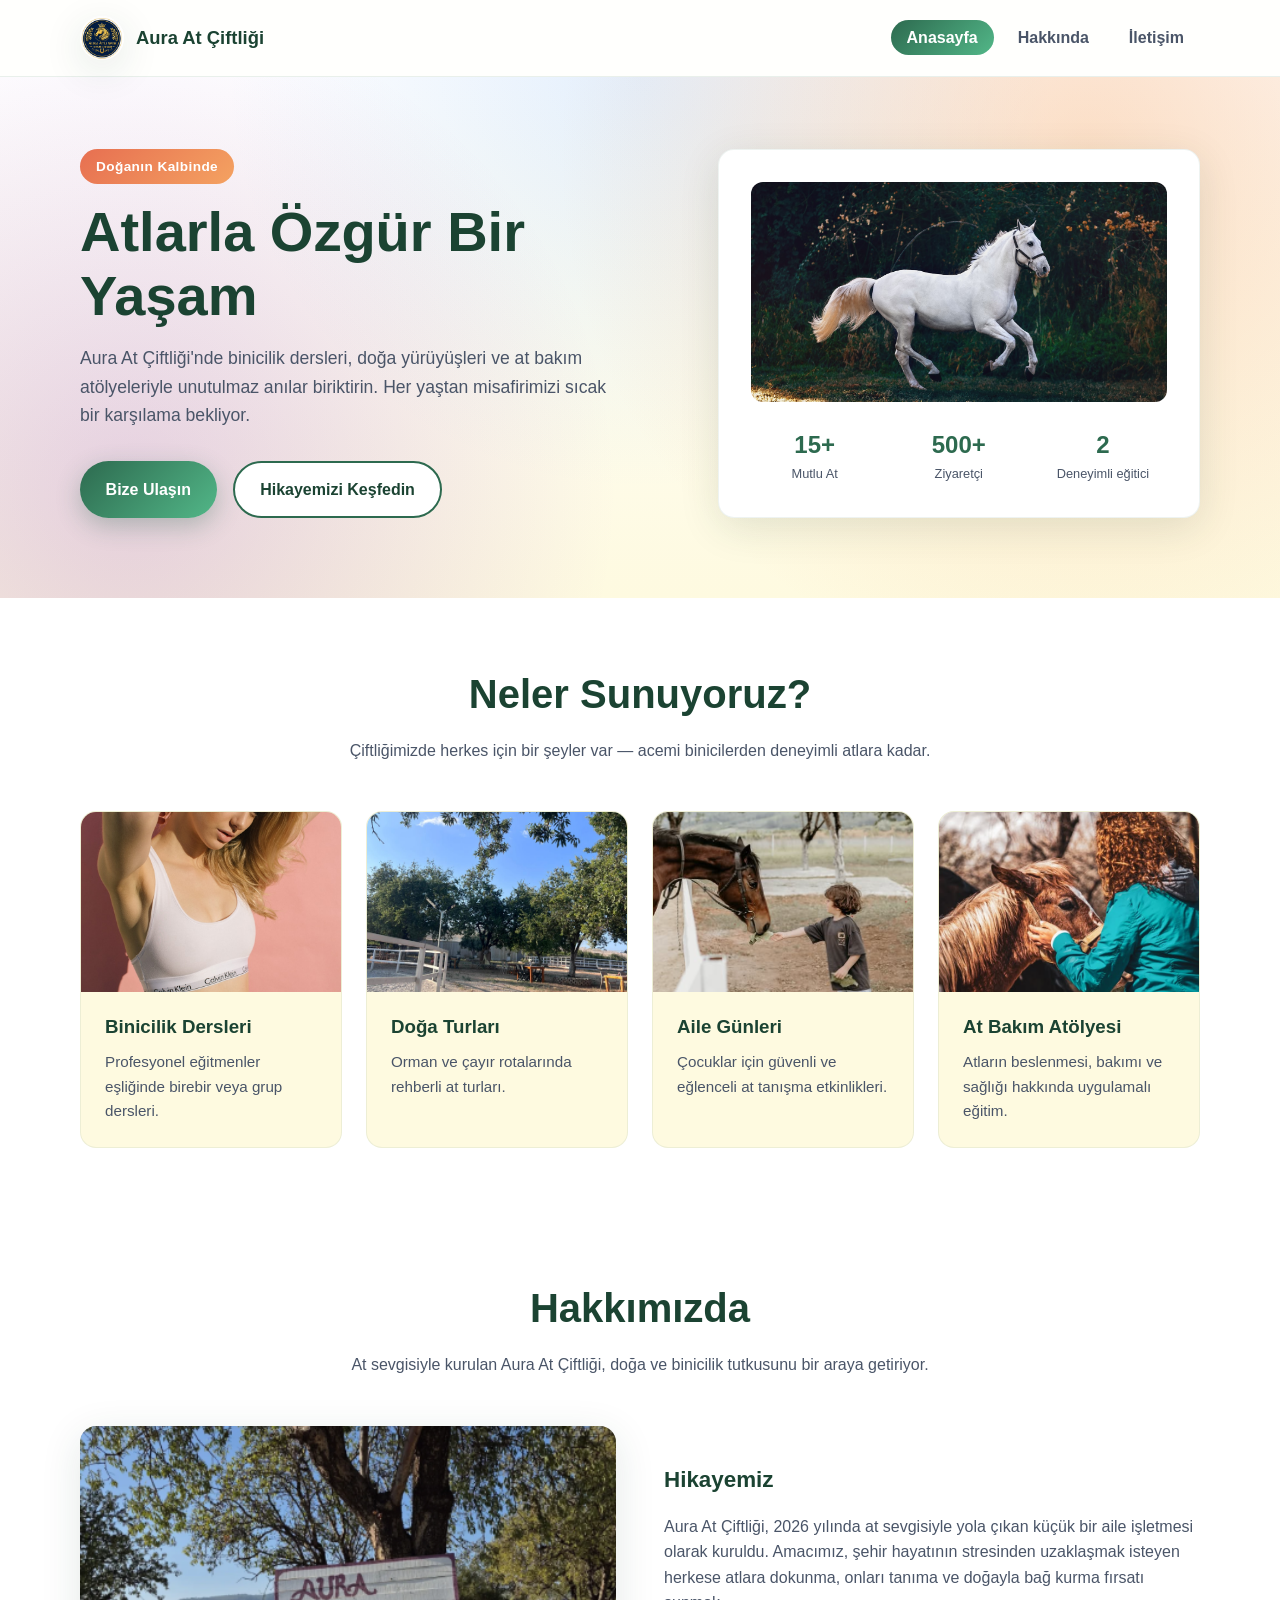
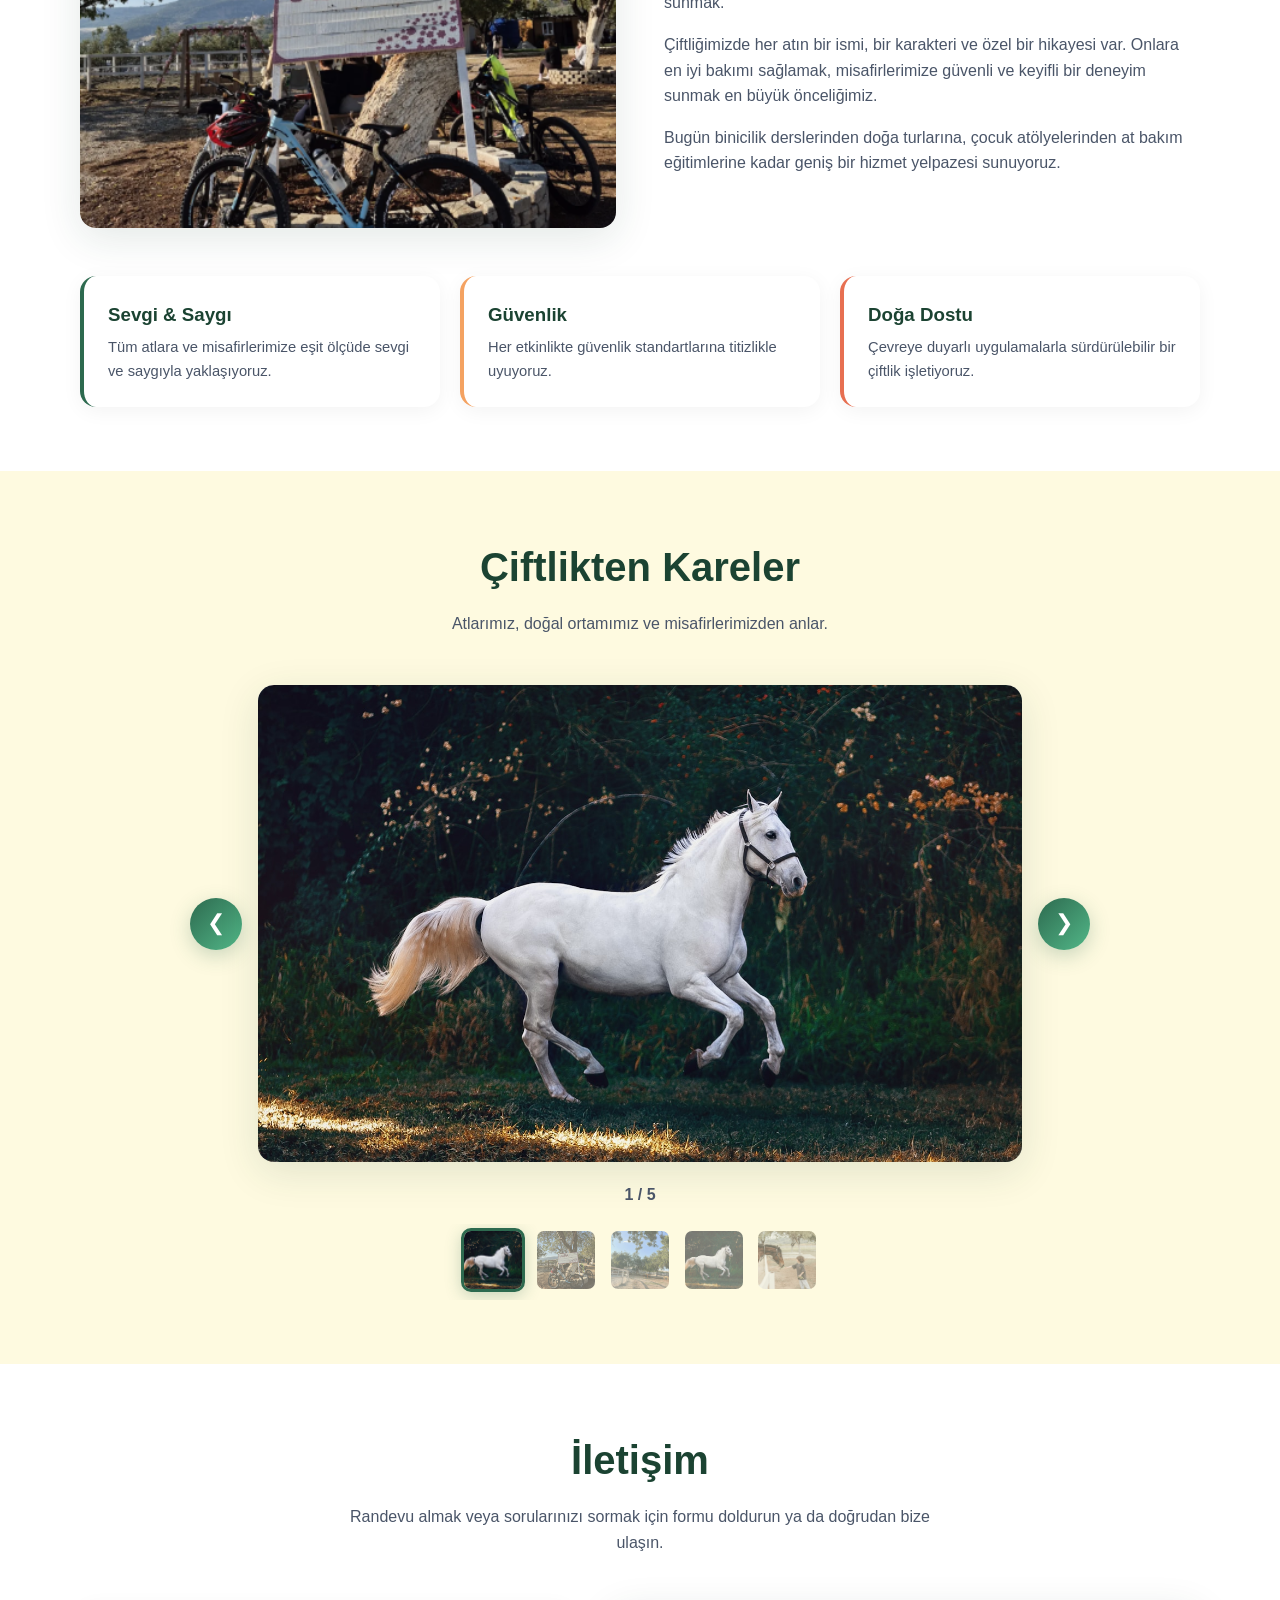
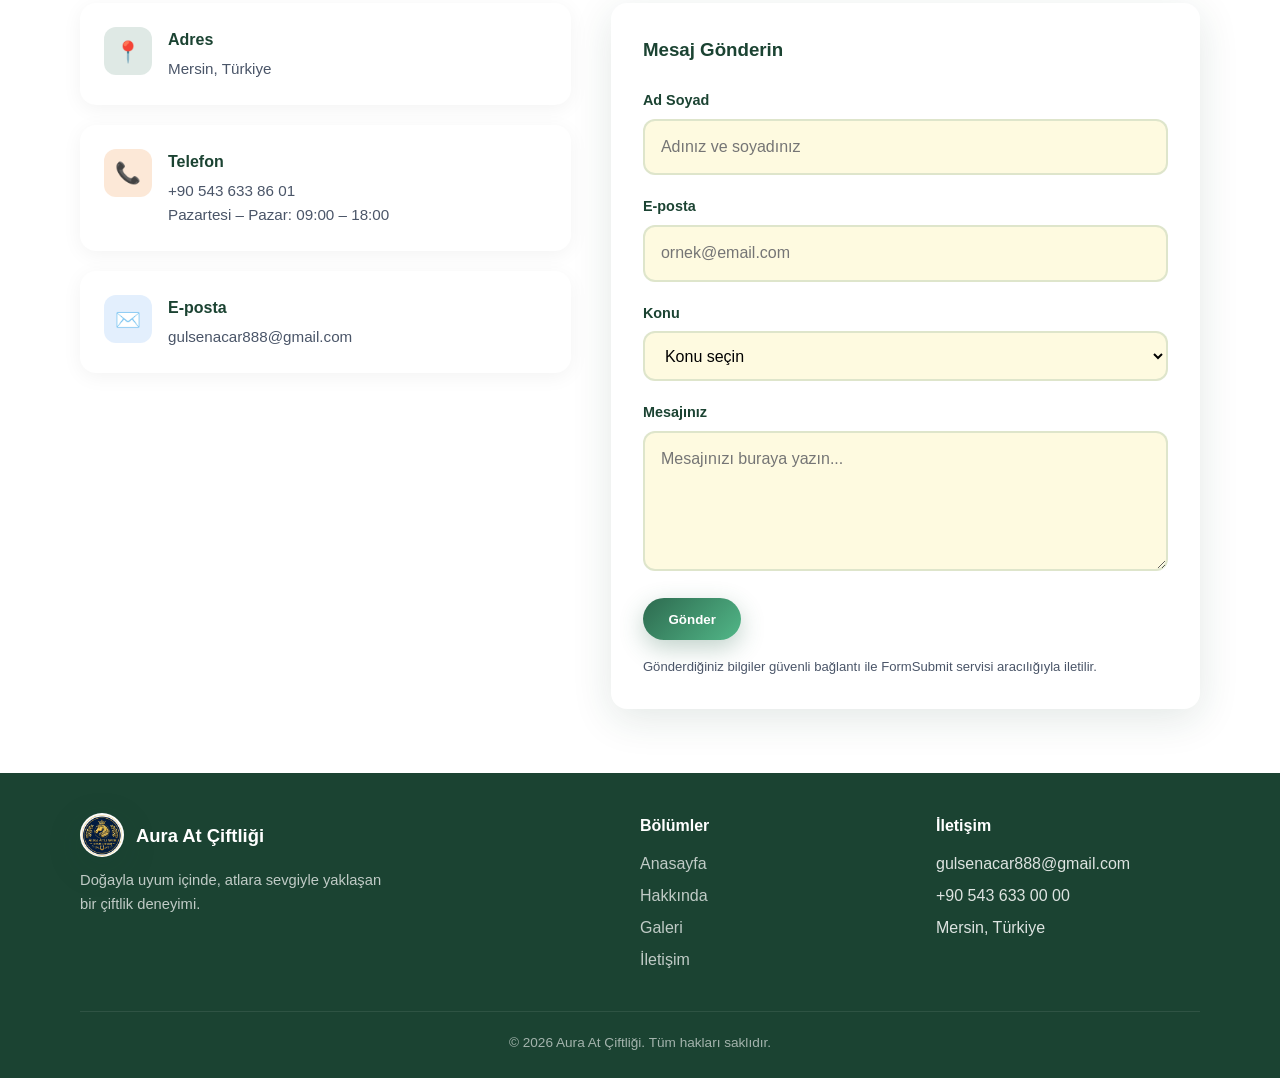
<file: index.html>
<!DOCTYPE html>
<html lang="tr">
<head>
  <meta charset="UTF-8">
  <meta name="viewport" content="width=device-width, initial-scale=1.0">
  <meta name="description" content="Aura At Çiftliği - Doğayla iç içe binicilik ve at bakım deneyimi.">
  <title>Aura At Çiftliği</title>
  <link rel="icon" href="images/faviocon.png" type="image/png">
  <link rel="stylesheet" href="css/style.css">
</head>
<body>
  <header class="site-header">
    <div class="container header-inner">
      <a href="#anasayfa" class="logo">
        <img src="images/logo.jpg" alt="Aura At Çiftliği Logo" class="logo-image">
        Aura At Çiftliği
      </a>
      <button class="menu-toggle" aria-label="Menüyü aç/kapat">☰</button>
      <nav>
        <ul class="nav-list">
          <li><a href="#anasayfa" class="nav-link active">Anasayfa</a></li>
          <li><a href="#hakkimda" class="nav-link">Hakkında</a></li>
          <li><a href="#iletisim" class="nav-link">İletişim</a></li>
        </ul>
      </nav>
    </div>
  </header>

  <main>
    <section class="hero" id="anasayfa">
      <div class="container hero-grid">
        <div class="hero-content">
          <span class="hero-badge">Doğanın Kalbinde</span>
          <h1>Atlarla Özgür Bir Yaşam</h1>
          <p class="hero-text">
            Aura At Çiftliği'nde binicilik dersleri, doğa yürüyüşleri ve at bakım atölyeleriyle
            unutulmaz anılar biriktirin. Her yaştan misafirimizi sıcak bir karşılama bekliyor.
          </p>
          <div class="hero-actions">
            <a href="#iletisim" class="btn btn-primary">Bize Ulaşın</a>
            <a href="#hakkimda" class="btn btn-secondary">Hikayemizi Keşfedin</a>
          </div>
        </div>
        <div class="hero-visual">
          <div class="hero-card">
            <div class="hero-card-top">
              <img src="images/hero.jpg" alt="Aura At Çiftliği'nde doğada koşan atlar" class="hero-photo">
            </div>
            <div class="hero-stats">
              <div>
                <div class="stat-value">15+</div>
                <div class="stat-label">Mutlu At</div>
              </div>
              <div>
                <div class="stat-value">500+</div>
                <div class="stat-label">Ziyaretçi</div>
              </div>
              <div>
                <div class="stat-value">2</div>
                <div class="stat-label">Deneyimli eğitici</div>
              </div>
            </div>
          </div>
        </div>
      </div>
    </section>

    <section class="features">
      <div class="container">
        <div class="section-title">
          <h2>Neler Sunuyoruz?</h2>
          <p>Çiftliğimizde herkes için bir şeyler var — acemi binicilerden deneyimli atlara kadar.</p>
        </div>
        <div class="feature-grid">
          <article class="feature-card">
            <img src="images/riding.jpg" alt="Binicilik dersi" class="feature-photo">
            <h3>Binicilik Dersleri</h3>
            <p>Profesyonel eğitmenler eşliğinde birebir veya grup dersleri.</p>
          </article>
          <article class="feature-card">
            <img src="images/stable.jpg" alt="Doğa turu" class="feature-photo">
            <h3>Doğa Turları</h3>
            <p>Orman ve çayır rotalarında rehberli at turları.</p>
          </article>
          <article class="feature-card">
            <img src="images/family.png" alt="Aile günü etkinliği" class="feature-photo">
            <h3>Aile Günleri</h3>
            <p>Çocuklar için güvenli ve eğlenceli at tanışma etkinlikleri.</p>
          </article>
          <article class="feature-card">
            <img src="images/care.png" alt="At bakım atölyesi" class="feature-photo">
            <h3>At Bakım Atölyesi</h3>
            <p>Atların beslenmesi, bakımı ve sağlığı hakkında uygulamalı eğitim.</p>
          </article>
        </div>
      </div>
    </section>

    <section class="about" id="hakkimda">
      <div class="container">
        <div class="section-title">
          <h2>Hakkımızda</h2>
          <p>At sevgisiyle kurulan Aura At Çiftliği, doğa ve binicilik tutkusunu bir araya getiriyor.</p>
        </div>
        <div class="about-grid">
          <figure class="about-image">
            <img src="images/about.png" alt="Aura At Çiftliği'nde bir at">
          </figure>
          <div class="about-content">
            <h3>Hikayemiz</h3>
            <p>
              Aura At Çiftliği, 2026 yılında at sevgisiyle yola çıkan küçük bir aile işletmesi olarak kuruldu.
              Amacımız, şehir hayatının stresinden uzaklaşmak isteyen herkese atlara dokunma, onları tanıma
              ve doğayla bağ kurma fırsatı sunmak.
            </p>
            <p>
              Çiftliğimizde her atın bir ismi, bir karakteri ve özel bir hikayesi var. Onlara en iyi bakımı
              sağlamak, misafirlerimize güvenli ve keyifli bir deneyim sunmak en büyük önceliğimiz.
            </p>
            <p>
              Bugün binicilik derslerinden doğa turlarına, çocuk atölyelerinden at bakım eğitimlerine kadar
              geniş bir hizmet yelpazesi sunuyoruz.
            </p>
          </div>
        </div>
        <div class="values-grid">
          <div class="value-item">
            <h3>Sevgi &amp; Saygı</h3>
            <p>Tüm atlara ve misafirlerimize eşit ölçüde sevgi ve saygıyla yaklaşıyoruz.</p>
          </div>
          <div class="value-item">
            <h3>Güvenlik</h3>
            <p>Her etkinlikte güvenlik standartlarına titizlikle uyuyoruz.</p>
          </div>
          <div class="value-item">
            <h3>Doğa Dostu</h3>
            <p>Çevreye duyarlı uygulamalarla sürdürülebilir bir çiftlik işletiyoruz.</p>
          </div>
        </div>
      </div>
    </section>

    <section class="gallery" id="galeri">
      <div class="container">
        <div class="section-title">
          <h2>Çiftlikten Kareler</h2>
          <p>Atlarımız, doğal ortamımız ve misafirlerimizden anlar.</p>
        </div>
        <div class="gallery-slider">
          <button type="button" class="gallery-btn gallery-prev" id="gallery-prev" aria-label="Önceki fotoğraf">&#10094;</button>
          <figure class="gallery-slide">
            <img src="images/hero.jpg" alt="Çiftlikte koşan atlar" id="gallery-image">
          </figure>
          <button type="button" class="gallery-btn gallery-next" id="gallery-next" aria-label="Sonraki fotoğraf">&#10095;</button>
        </div>
        <p class="gallery-counter" id="gallery-counter">1 / 5</p>
        <div class="gallery-thumbs-wrap">
          <div class="gallery-thumbs" id="gallery-thumbs">
            <button type="button" class="gallery-thumb active" data-index="0" aria-label="1. fotoğraf">
              <img src="images/hero.jpg" alt="">
            </button>
            <button type="button" class="gallery-thumb" data-index="1" aria-label="2. fotoğraf">
              <img src="images/about.png" alt="">
            </button>
            <button type="button" class="gallery-thumb" data-index="2" aria-label="3. fotoğraf">
              <img src="images/stable.jpg" alt="">
            </button>
            <button type="button" class="gallery-thumb" data-index="3" aria-label="4. fotoğraf">
              <img src="images/nature-tour.jpg" alt="">
            </button>
            <button type="button" class="gallery-thumb" data-index="4" aria-label="5. fotoğraf">
              <img src="images/family.png" alt="">
            </button>
          </div>
        </div>
      </div>
    </section>

    <section class="contact" id="iletisim">
      <div class="container">
        <div class="section-title">
          <h2>İletişim</h2>
          <p>Randevu almak veya sorularınızı sormak için formu doldurun ya da doğrudan bize ulaşın.</p>
        </div>
        <div class="contact-grid">
          <div class="contact-info">
            <div class="info-card">
              <div class="info-icon">📍</div>
              <div>
                <h3>Adres</h3>
                <p>Mersin, Türkiye</p>
              </div>
            </div>
            <div class="info-card">
              <div class="info-icon">📞</div>
              <div>
                <h3>Telefon</h3>
                <p>+90 543 633 86 01<br>Pazartesi – Pazar: 09:00 – 18:00</p>
              </div>
            </div>
            <div class="info-card">
              <div class="info-icon">✉️</div>
              <div>
                <h3>E-posta</h3>
                <p>gulsenacar888@gmail.com</p>
              </div>
            </div>
          </div>

          <form class="contact-form" id="contact-form" data-form-email="gulsenacar888@gmail.com">
            <h3>Mesaj Gönderin</h3>
            <div class="honeypot" aria-hidden="true">
              <label for="website">Web sitesi</label>
              <input type="text" id="website" name="_honey" tabindex="-1" autocomplete="off">
            </div>
            <div class="form-group">
              <label for="name">Ad Soyad</label>
              <input type="text" id="name" name="name" required maxlength="100" placeholder="Adınız ve soyadınız">
            </div>
            <div class="form-group">
              <label for="email">E-posta</label>
              <input type="email" id="email" name="email" required maxlength="254" placeholder="ornek@email.com">
            </div>
            <div class="form-group">
              <label for="subject">Konu</label>
              <select id="subject" name="subject" required>
                <option value="">Konu seçin</option>
                <option value="binicilik">Binicilik Dersi</option>
                <option value="tur">Doğa Turu</option>
                <option value="aile">Aile Günü</option>
                <option value="diger">Diğer</option>
              </select>
            </div>
            <div class="form-group">
              <label for="message">Mesajınız</label>
              <textarea id="message" name="message" required maxlength="2000" placeholder="Mesajınızı buraya yazın..."></textarea>
            </div>
            <button type="submit" class="btn btn-primary" id="submit-btn">Gönder</button>
            <p class="form-success" id="form-success">Mesajınız gönderildi! En kısa sürede size dönüş yapacağız.</p>
            <p class="form-error" id="form-error">Mesaj gönderilemedi. Lütfen tekrar deneyin veya doğrudan e-posta atın.</p>
            <p class="form-privacy">Gönderdiğiniz bilgiler güvenli bağlantı ile FormSubmit servisi aracılığıyla iletilir.</p>
          </form>
        </div>
      </div>
    </section>
  </main>

  <footer class="site-footer">
    <div class="container">
      <div class="footer-grid">
        <div class="footer-brand">
          <div class="logo">
            <img src="images/logo.jpg" alt="" class="logo-image">
            Aura At Çiftliği
          </div>
          <p>Doğayla uyum içinde, atlara sevgiyle yaklaşan bir çiftlik deneyimi.</p>
        </div>
        <div class="footer-links">
          <h4>Bölümler</h4>
          <ul>
            <li><a href="#anasayfa">Anasayfa</a></li>
            <li><a href="#hakkimda">Hakkında</a></li>
            <li><a href="#galeri">Galeri</a></li>
            <li><a href="#iletisim">İletişim</a></li>
          </ul>
        </div>
        <div class="footer-links">
          <h4>İletişim</h4>
          <ul>
            <li>gulsenacar888@gmail.com</li>
            <li>+90 543 633 00 00</li>
            <li>Mersin, Türkiye</li>
          </ul>
        </div>
      </div>
      <div class="footer-bottom">
        &copy; 2026 Aura At Çiftliği. Tüm hakları saklıdır.
      </div>
    </div>
  </footer>

  <script src="js/main.js"></script>
</body>
</html>
</file>
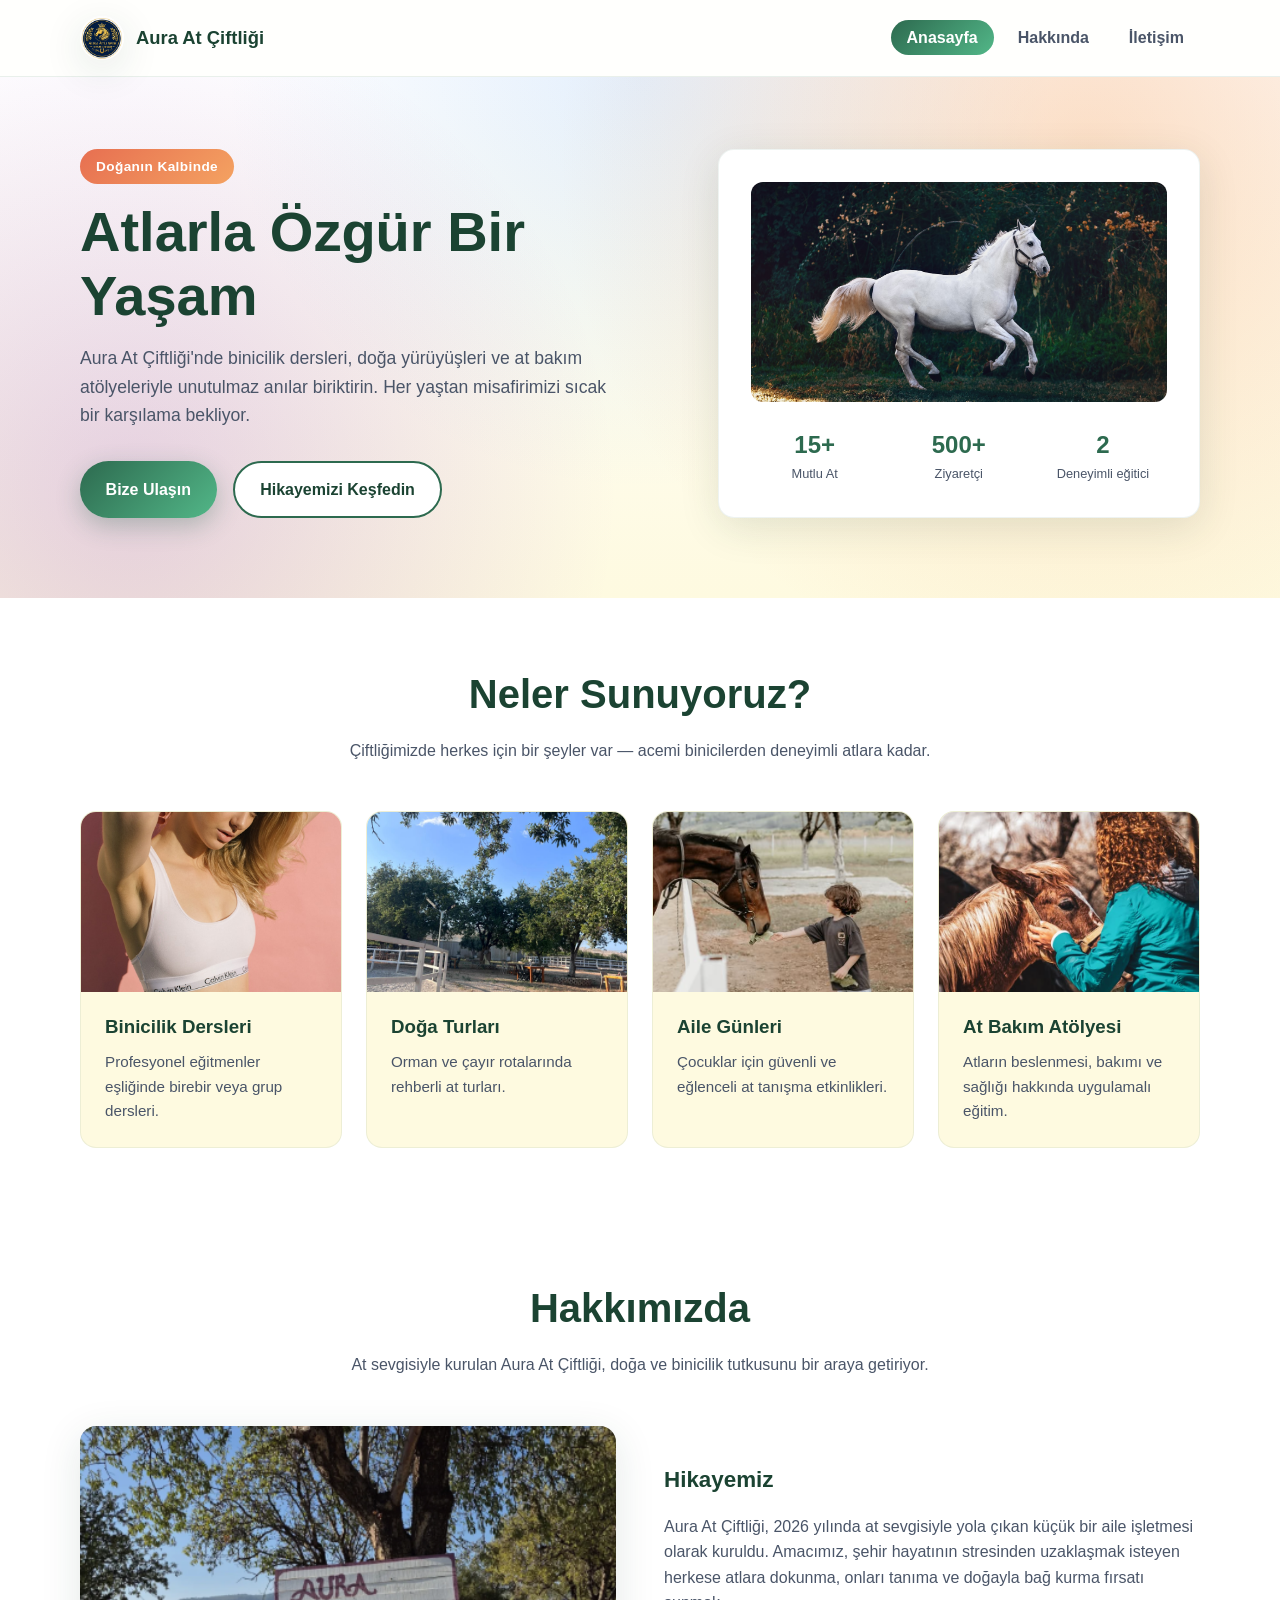
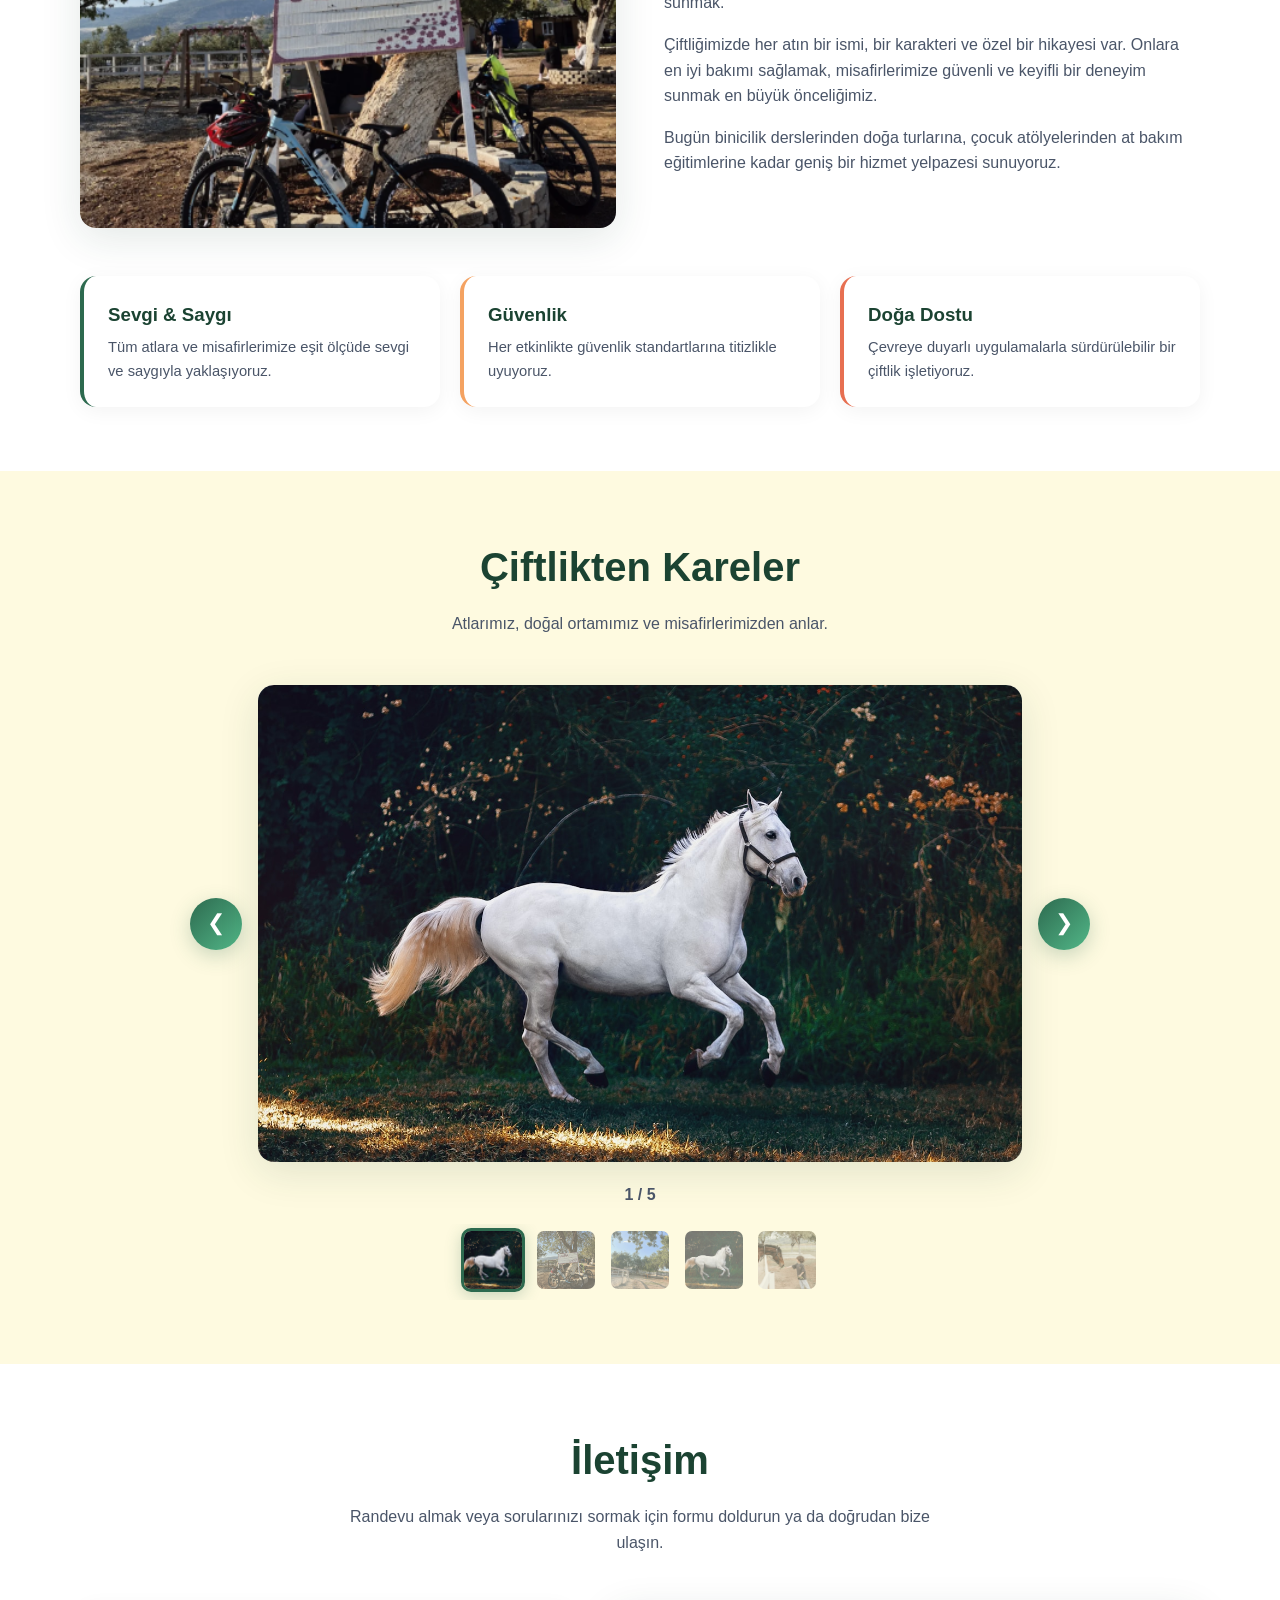
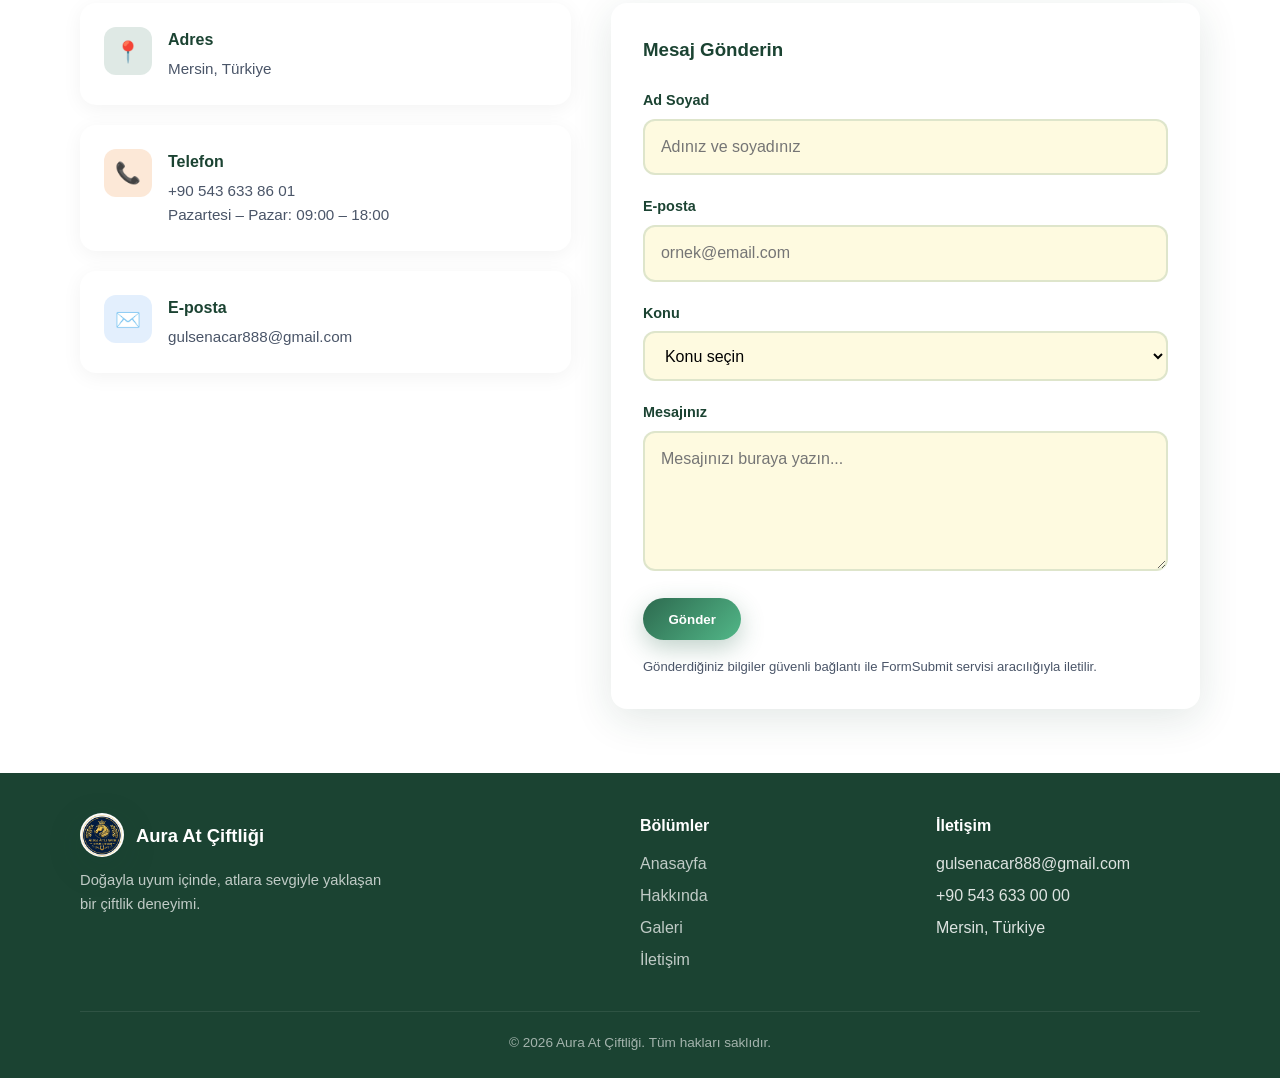
<file: hakkimda.html>
<!DOCTYPE html>
<html lang="tr">
<head>
  <meta charset="UTF-8">
  <meta http-equiv="refresh" content="0; url=index.html#hakkimda">
  <title>Yönlendiriliyor...</title>
  <script>location.replace("index.html#hakkimda");</script>
</head>
<body>
  <p><a href="index.html#hakkimda">Hakkında bölümüne git</a></p>
</body>
</html>
</file>
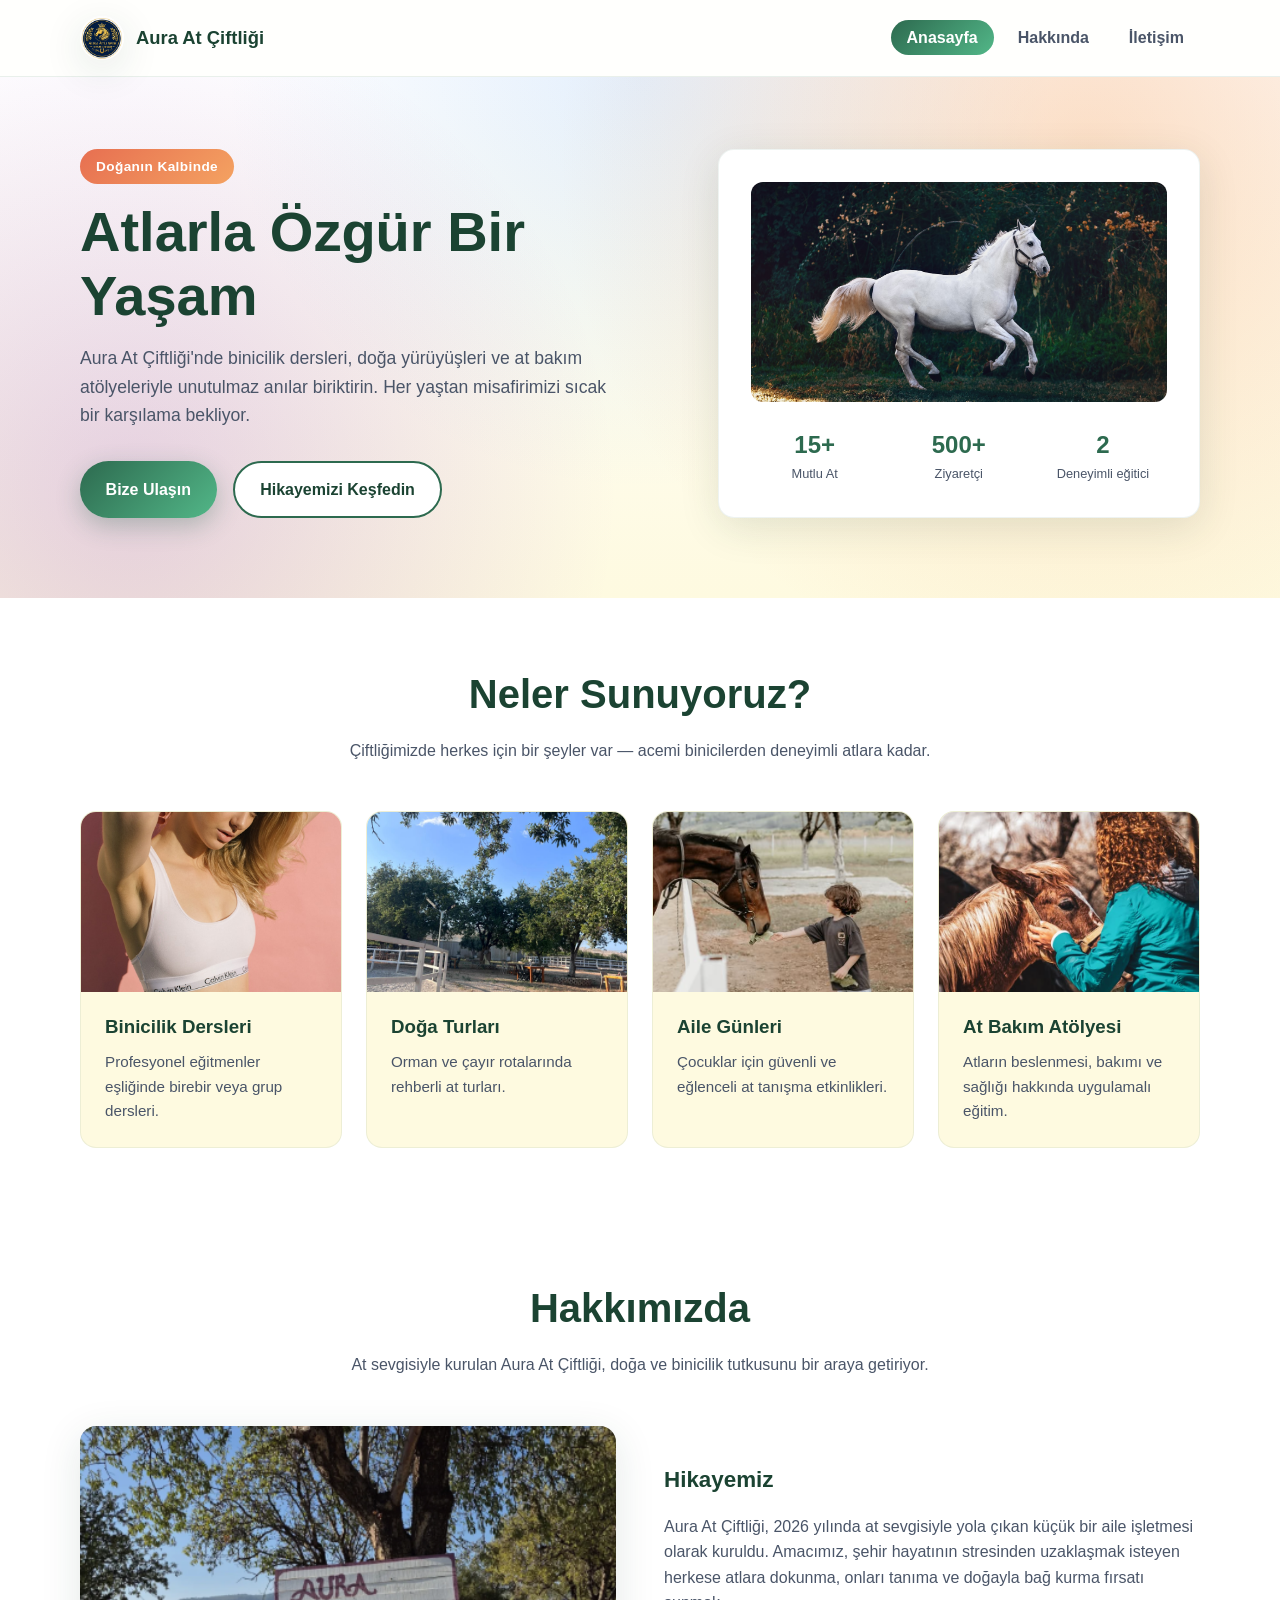
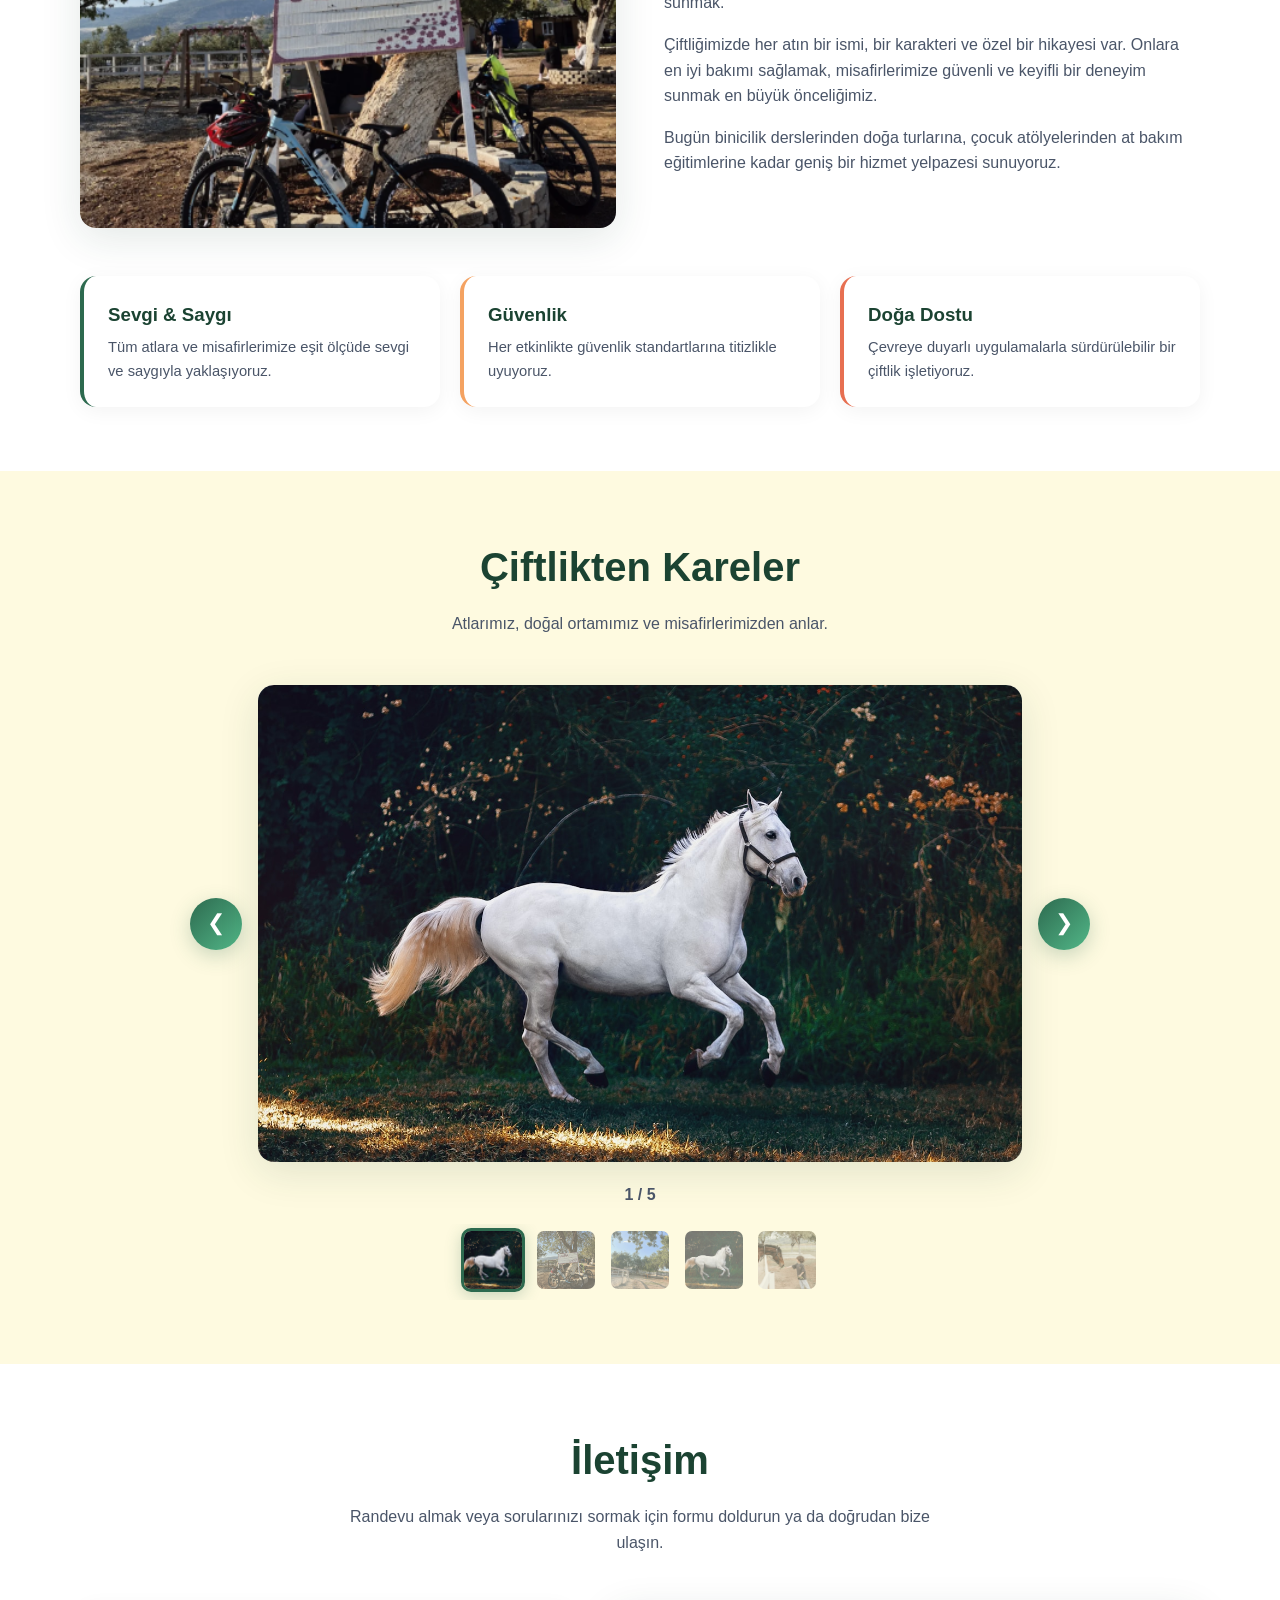
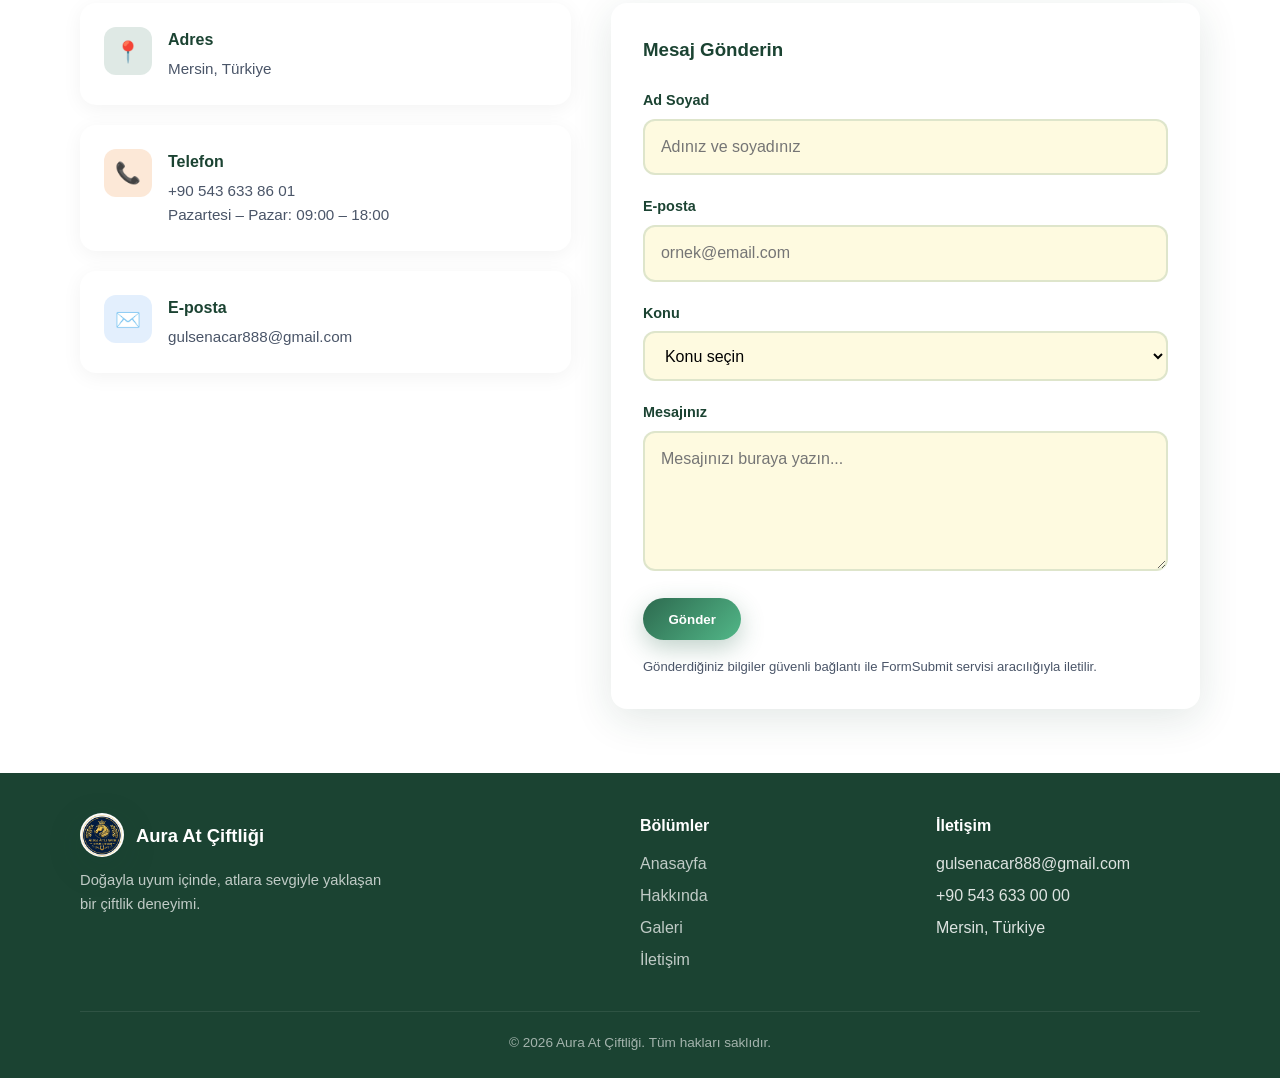
<file: iletisim.html>
<!DOCTYPE html>
<html lang="tr">
<head>
  <meta charset="UTF-8">
  <meta http-equiv="refresh" content="0; url=index.html#iletisim">
  <title>Yönlendiriliyor...</title>
  <script>location.replace("index.html#iletisim");</script>
</head>
<body>
  <p><a href="index.html#iletisim">İletişim bölümüne git</a></p>
</body>
</html>
</file>
<file: css/style.css>
:root {
  --green-dark: #1b4332;
  --green: #2d6a4f;
  --green-light: #52b788;
  --gold: #f4a261;
  --coral: #e76f51;
  --purple: #7209b7;
  --sky: #4895ef;
  --cream: #fefae0;
  --white: #ffffff;
  --text: #1a1a2e;
  --text-muted: #4a5568;
  --shadow: 0 10px 40px rgba(27, 67, 50, 0.12);
  --radius: 16px;
}

*,
*::before,
*::after {
  box-sizing: border-box;
  margin: 0;
  padding: 0;
}

html {
  scroll-behavior: smooth;
}

section[id] {
  scroll-margin-top: 5rem;
}

body {
  font-family: "Segoe UI", Tahoma, Geneva, Verdana, sans-serif;
  color: var(--text);
  background: var(--cream);
  line-height: 1.6;
  min-height: 100vh;
  display: flex;
  flex-direction: column;
}

img {
  max-width: 100%;
  display: block;
}

a {
  color: inherit;
  text-decoration: none;
}

.container {
  width: min(1120px, 92%);
  margin: 0 auto;
}

/* Header */
.site-header {
  position: sticky;
  top: 0;
  z-index: 100;
  background: rgba(255, 255, 255, 0.92);
  backdrop-filter: blur(12px);
  border-bottom: 1px solid rgba(45, 106, 79, 0.1);
}

.header-inner {
  display: flex;
  align-items: center;
  justify-content: space-between;
  padding: 1rem 0;
  gap: 1rem;
}

.logo {
  display: flex;
  align-items: center;
  gap: 0.75rem;
  font-weight: 700;
  font-size: 1.15rem;
  color: var(--green-dark);
}

.logo-icon,
.logo-image {
  width: 44px;
  height: 44px;
  border-radius: 50%;
  flex-shrink: 0;
  box-shadow: var(--shadow);
}

.logo-icon {
  background: linear-gradient(135deg, var(--green), var(--gold));
  display: grid;
  place-items: center;
  font-size: 1.4rem;
}

.logo-image {
  object-fit: cover;
}

.nav-list {
  display: flex;
  list-style: none;
  gap: 0.5rem;
}

.nav-list a {
  padding: 0.55rem 1rem;
  border-radius: 999px;
  font-weight: 600;
  color: var(--text-muted);
  transition: all 0.25s ease;
}

.nav-list a:hover,
.nav-list a.active {
  background: linear-gradient(135deg, var(--green), var(--green-light));
  color: var(--white);
}

.menu-toggle {
  display: none;
  background: none;
  border: none;
  font-size: 1.6rem;
  cursor: pointer;
  color: var(--green-dark);
}

/* Hero */
.hero {
  padding: 4.5rem 0 5rem;
  background:
    radial-gradient(circle at 85% 15%, rgba(244, 162, 97, 0.35), transparent 45%),
    radial-gradient(circle at 10% 80%, rgba(114, 9, 183, 0.18), transparent 40%),
    radial-gradient(circle at 50% 0%, rgba(72, 149, 239, 0.15), transparent 50%),
    linear-gradient(180deg, #fff 0%, var(--cream) 100%);
}

.hero-grid {
  display: grid;
  grid-template-columns: 1.1fr 0.9fr;
  gap: 3rem;
  align-items: center;
}

.hero-badge {
  display: inline-block;
  padding: 0.4rem 1rem;
  border-radius: 999px;
  background: linear-gradient(135deg, var(--coral), var(--gold));
  color: var(--white);
  font-size: 0.85rem;
  font-weight: 700;
  letter-spacing: 0.03em;
  margin-bottom: 1rem;
}

.hero h1 {
  font-size: clamp(2.2rem, 5vw, 3.5rem);
  line-height: 1.15;
  color: var(--green-dark);
  margin-bottom: 1rem;
}

.hero-text {
  font-size: 1.1rem;
  color: var(--text-muted);
  margin-bottom: 2rem;
  max-width: 540px;
}

.hero-actions {
  display: flex;
  flex-wrap: wrap;
  gap: 1rem;
}

.btn {
  display: inline-flex;
  align-items: center;
  justify-content: center;
  padding: 0.85rem 1.6rem;
  border-radius: 999px;
  font-weight: 700;
  border: none;
  cursor: pointer;
  transition: transform 0.2s ease, box-shadow 0.2s ease;
}

.btn:hover {
  transform: translateY(-2px);
}

.btn-primary {
  background: linear-gradient(135deg, var(--green), var(--green-light));
  color: var(--white);
  box-shadow: 0 8px 24px rgba(45, 106, 79, 0.3);
}

.btn-secondary {
  background: var(--white);
  color: var(--green-dark);
  border: 2px solid var(--green);
}

.hero-visual {
  position: relative;
}

.hero-card {
  background: var(--white);
  border-radius: var(--radius);
  padding: 2rem;
  box-shadow: var(--shadow);
  border: 1px solid rgba(45, 106, 79, 0.08);
}

.hero-card-top {
  height: 220px;
  border-radius: calc(var(--radius) - 4px);
  overflow: hidden;
  margin-bottom: 1.5rem;
}

.hero-photo {
  width: 100%;
  height: 100%;
  object-fit: cover;
}

.hero-stats {
  display: grid;
  grid-template-columns: repeat(3, 1fr);
  gap: 1rem;
  text-align: center;
}

.stat-value {
  font-size: 1.5rem;
  font-weight: 800;
  color: var(--green);
}

.stat-label {
  font-size: 0.8rem;
  color: var(--text-muted);
}

/* Sections */
section {
  padding: 4rem 0;
}

.section-title {
  text-align: center;
  margin-bottom: 3rem;
}

.section-title h2 {
  font-size: clamp(1.8rem, 4vw, 2.5rem);
  color: var(--green-dark);
  margin-bottom: 0.75rem;
}

.section-title p {
  color: var(--text-muted);
  max-width: 600px;
  margin: 0 auto;
}

.features {
  background: var(--white);
}

.feature-grid {
  display: grid;
  grid-template-columns: repeat(auto-fit, minmax(240px, 1fr));
  gap: 1.5rem;
}

.feature-card {
  padding: 0;
  border-radius: var(--radius);
  background: var(--cream);
  border: 1px solid rgba(45, 106, 79, 0.08);
  transition: transform 0.25s ease, box-shadow 0.25s ease;
  overflow: hidden;
}

.feature-photo {
  width: 100%;
  height: 180px;
  object-fit: cover;
}

.feature-card h3,
.feature-card p {
  padding: 0 1.5rem;
}

.feature-card h3 {
  margin-top: 1.25rem;
}

.feature-card p {
  padding-bottom: 1.5rem;
}

.feature-card:hover {
  transform: translateY(-4px);
  box-shadow: var(--shadow);
}

.feature-card h3 {
  margin-bottom: 0.5rem;
  color: var(--green-dark);
}

.feature-card p {
  color: var(--text-muted);
  font-size: 0.95rem;
}

.cta-banner {
  background: linear-gradient(135deg, var(--green-dark), var(--green), var(--sky));
  color: var(--white);
  text-align: center;
  padding: 3.5rem 2rem;
  border-radius: var(--radius);
  margin: 0 auto;
  max-width: 900px;
}

.cta-banner h2 {
  font-size: clamp(1.6rem, 3vw, 2.2rem);
  margin-bottom: 0.75rem;
}

.cta-banner p {
  opacity: 0.92;
  margin-bottom: 1.5rem;
}

.cta-banner .btn-primary {
  background: var(--white);
  color: var(--green-dark);
}

/* Page header (inner pages) */
.page-header {
  padding: 3.5rem 0 2.5rem;
  background:
    radial-gradient(circle at 90% 20%, rgba(244, 162, 97, 0.3), transparent 45%),
    radial-gradient(circle at 10% 70%, rgba(114, 9, 183, 0.15), transparent 40%),
    linear-gradient(180deg, #fff, var(--cream));
  text-align: center;
}

.page-header h1 {
  font-size: clamp(2rem, 4vw, 2.8rem);
  color: var(--green-dark);
  margin-bottom: 0.75rem;
}

.page-header p {
  color: var(--text-muted);
  max-width: 560px;
  margin: 0 auto;
}

/* About page */
.about-grid {
  display: grid;
  grid-template-columns: 1fr 1fr;
  gap: 3rem;
  align-items: center;
}

.about-image {
  aspect-ratio: 4 / 3;
  border-radius: var(--radius);
  overflow: hidden;
  box-shadow: var(--shadow);
  margin: 0;
}

.about-image img {
  width: 100%;
  height: 100%;
  object-fit: cover;
}

.about {
  background: var(--white);
}

.about-content h3 {
  color: var(--green-dark);
  margin-bottom: 1rem;
  font-size: 1.4rem;
}

.gallery {
  background: var(--cream);
}

.gallery-slider {
  display: flex;
  align-items: center;
  gap: 1rem;
  max-width: 900px;
  margin: 0 auto;
}

.gallery-slide {
  flex: 1;
  margin: 0;
  border-radius: var(--radius);
  overflow: hidden;
  box-shadow: var(--shadow);
  aspect-ratio: 16 / 10;
  background: var(--white);
}

.gallery-slide img {
  width: 100%;
  height: 100%;
  object-fit: cover;
  transition: opacity 0.3s ease;
}

.gallery-slide img.is-changing {
  opacity: 0.4;
}

.gallery-btn {
  width: 52px;
  height: 52px;
  border: none;
  border-radius: 50%;
  background: linear-gradient(135deg, var(--green), var(--green-light));
  color: var(--white);
  font-size: 1.4rem;
  line-height: 1;
  cursor: pointer;
  flex-shrink: 0;
  box-shadow: 0 6px 20px rgba(45, 106, 79, 0.25);
  transition: transform 0.2s ease, box-shadow 0.2s ease;
}

.gallery-btn:hover {
  transform: scale(1.08);
  box-shadow: 0 8px 24px rgba(45, 106, 79, 0.35);
}

.gallery-counter {
  text-align: center;
  margin-top: 1.25rem;
  color: var(--text-muted);
  font-weight: 600;
}

.gallery-thumbs-wrap {
  max-width: 100%;
  overflow-x: auto;
  margin-top: 1rem;
  padding: 0.25rem 0 0.5rem;
  scroll-behavior: smooth;
  -webkit-overflow-scrolling: touch;
}

.gallery-thumbs-wrap::-webkit-scrollbar {
  height: 6px;
}

.gallery-thumbs-wrap::-webkit-scrollbar-thumb {
  background: rgba(45, 106, 79, 0.35);
  border-radius: 999px;
}

.gallery-thumbs {
  display: flex;
  gap: 0.6rem;
  flex-wrap: nowrap;
  width: max-content;
  margin: 0 auto;
  padding: 0 0.25rem;
}

.gallery-thumb {
  width: 64px;
  height: 64px;
  min-width: 64px;
  padding: 0;
  border: 3px solid transparent;
  border-radius: 10px;
  overflow: hidden;
  cursor: pointer;
  background: transparent;
  opacity: 0.55;
  transition: opacity 0.2s ease, border-color 0.2s ease, transform 0.2s ease;
}

.gallery-thumb img {
  width: 100%;
  height: 100%;
  object-fit: cover;
  display: block;
}

.gallery-thumb:hover {
  opacity: 0.85;
  transform: translateY(-2px);
}

.gallery-thumb.active {
  border-color: var(--green);
  opacity: 1;
  box-shadow: 0 4px 16px rgba(45, 106, 79, 0.25);
}

.contact {
  background: var(--white);
}

.gallery-inline {
  margin-bottom: 1rem;
}

.gallery-grid {
  display: grid;
  grid-template-columns: repeat(4, 1fr);
  grid-auto-rows: 200px;
  gap: 1rem;
}

.gallery-grid-compact {
  grid-template-columns: repeat(3, 1fr);
  grid-auto-rows: 220px;
}

.gallery-item {
  margin: 0;
  border-radius: var(--radius);
  overflow: hidden;
  box-shadow: 0 4px 20px rgba(0, 0, 0, 0.08);
}

.gallery-item img {
  width: 100%;
  height: 100%;
  object-fit: cover;
  transition: transform 0.35s ease;
}

.gallery-item:hover img {
  transform: scale(1.05);
}

.gallery-item-large {
  grid-column: span 2;
  grid-row: span 2;
}

.gallery-item-wide {
  grid-column: span 2;
}

.about-content h2 {
  color: var(--green-dark);
  margin-bottom: 1rem;
}

.about-content p {
  color: var(--text-muted);
  margin-bottom: 1rem;
}

.values-grid {
  display: grid;
  grid-template-columns: repeat(auto-fit, minmax(200px, 1fr));
  gap: 1.25rem;
  margin-top: 3rem;
}

.value-item {
  padding: 1.5rem;
  border-radius: var(--radius);
  background: var(--white);
  border-left: 4px solid var(--green);
  box-shadow: 0 4px 20px rgba(0, 0, 0, 0.05);
}

.value-item:nth-child(2) { border-color: var(--gold); }
.value-item:nth-child(3) { border-color: var(--coral); }

.value-item h3 {
  color: var(--green-dark);
  margin-bottom: 0.4rem;
}

.value-item p {
  color: var(--text-muted);
  font-size: 0.92rem;
}

/* Contact page */
.contact-grid {
  display: grid;
  grid-template-columns: 1fr 1.2fr;
  gap: 2.5rem;
}

.contact-info {
  display: flex;
  flex-direction: column;
  gap: 1.25rem;
}

.info-card {
  padding: 1.5rem;
  border-radius: var(--radius);
  background: var(--white);
  box-shadow: 0 4px 20px rgba(0, 0, 0, 0.05);
  display: flex;
  gap: 1rem;
  align-items: flex-start;
}

.info-icon {
  width: 48px;
  height: 48px;
  border-radius: 12px;
  display: grid;
  place-items: center;
  font-size: 1.3rem;
  flex-shrink: 0;
}

.info-card:nth-child(1) .info-icon { background: rgba(45, 106, 79, 0.15); }
.info-card:nth-child(2) .info-icon { background: rgba(244, 162, 97, 0.25); }
.info-card:nth-child(3) .info-icon { background: rgba(72, 149, 239, 0.15); }

.info-card h3 {
  font-size: 1rem;
  color: var(--green-dark);
  margin-bottom: 0.25rem;
}

.info-card p {
  color: var(--text-muted);
  font-size: 0.95rem;
}

.contact-form {
  background: var(--white);
  padding: 2rem;
  border-radius: var(--radius);
  box-shadow: var(--shadow);
}

.contact-form h2,
.contact-form h3 {
  color: var(--green-dark);
  margin-bottom: 1.5rem;
}

.form-group {
  margin-bottom: 1.25rem;
}

.form-group label {
  display: block;
  font-weight: 600;
  margin-bottom: 0.4rem;
  color: var(--green-dark);
  font-size: 0.9rem;
}

.form-group input,
.form-group textarea,
.form-group select {
  width: 100%;
  padding: 0.85rem 1rem;
  border: 2px solid rgba(45, 106, 79, 0.15);
  border-radius: 12px;
  font: inherit;
  background: var(--cream);
  transition: border-color 0.2s ease;
}

.form-group input:focus,
.form-group textarea:focus,
.form-group select:focus {
  outline: none;
  border-color: var(--green);
}

.form-group textarea {
  min-height: 140px;
  resize: vertical;
}

.form-success {
  display: none;
  margin-top: 1rem;
  padding: 1rem;
  border-radius: 12px;
  background: rgba(82, 183, 136, 0.15);
  color: var(--green-dark);
  font-weight: 600;
}

.form-success.show {
  display: block;
}

.form-error {
  display: none;
  margin-top: 1rem;
  padding: 1rem;
  border-radius: 12px;
  background: rgba(231, 111, 81, 0.15);
  color: #9b2226;
  font-weight: 600;
}

.form-error.show {
  display: block;
}

.btn:disabled {
  opacity: 0.7;
  cursor: not-allowed;
  transform: none;
}

.honeypot {
  position: absolute;
  left: -9999px;
  width: 1px;
  height: 1px;
  overflow: hidden;
  opacity: 0;
  pointer-events: none;
}

.form-privacy {
  margin-top: 1rem;
  font-size: 0.82rem;
  color: var(--text-muted);
}

/* Footer */
.site-footer {
  margin-top: auto;
  background: var(--green-dark);
  color: rgba(255, 255, 255, 0.85);
  padding: 2.5rem 0 1.5rem;
}

.footer-grid {
  display: grid;
  grid-template-columns: 2fr 1fr 1fr;
  gap: 2rem;
  margin-bottom: 2rem;
}

.footer-brand .logo {
  color: var(--white);
  margin-bottom: 0.75rem;
}

.footer-brand p {
  font-size: 0.92rem;
  opacity: 0.85;
  max-width: 320px;
}

.footer-links h4 {
  margin-bottom: 0.75rem;
  color: var(--white);
}

.footer-links ul {
  list-style: none;
}

.footer-links li {
  margin-bottom: 0.4rem;
}

.footer-links a {
  opacity: 0.85;
  transition: opacity 0.2s ease;
}

.footer-links a:hover {
  opacity: 1;
  color: var(--gold);
}

.footer-bottom {
  border-top: 1px solid rgba(255, 255, 255, 0.12);
  padding-top: 1.25rem;
  text-align: center;
  font-size: 0.85rem;
  opacity: 0.7;
}

/* Responsive */
@media (max-width: 900px) {
  .hero-grid,
  .about-grid,
  .contact-grid,
  .footer-grid {
    grid-template-columns: 1fr;
  }

  .hero-visual {
    order: -1;
  }

  .gallery-slider {
    gap: 0.5rem;
  }

  .gallery-btn {
    width: 44px;
    height: 44px;
    font-size: 1.2rem;
  }

  .gallery-thumb {
    width: 52px;
    height: 52px;
    min-width: 52px;
  }

  .gallery-grid {
    grid-template-columns: repeat(2, 1fr);
    grid-auto-rows: 180px;
  }

  .gallery-item-large,
  .gallery-item-wide {
    grid-column: span 2;
    grid-row: span 1;
  }

  .gallery-grid-compact {
    grid-template-columns: 1fr;
  }
}

@media (max-width: 640px) {
  .menu-toggle {
    display: block;
  }

  .nav-list {
    position: absolute;
    top: 100%;
    left: 0;
    right: 0;
    flex-direction: column;
    background: var(--white);
    padding: 1rem;
    border-bottom: 1px solid rgba(45, 106, 79, 0.1);
    display: none;
  }

  .nav-list.open {
    display: flex;
  }

  .site-header .container {
    position: relative;
  }

  .hero-stats {
    grid-template-columns: 1fr;
  }
}
</file>
